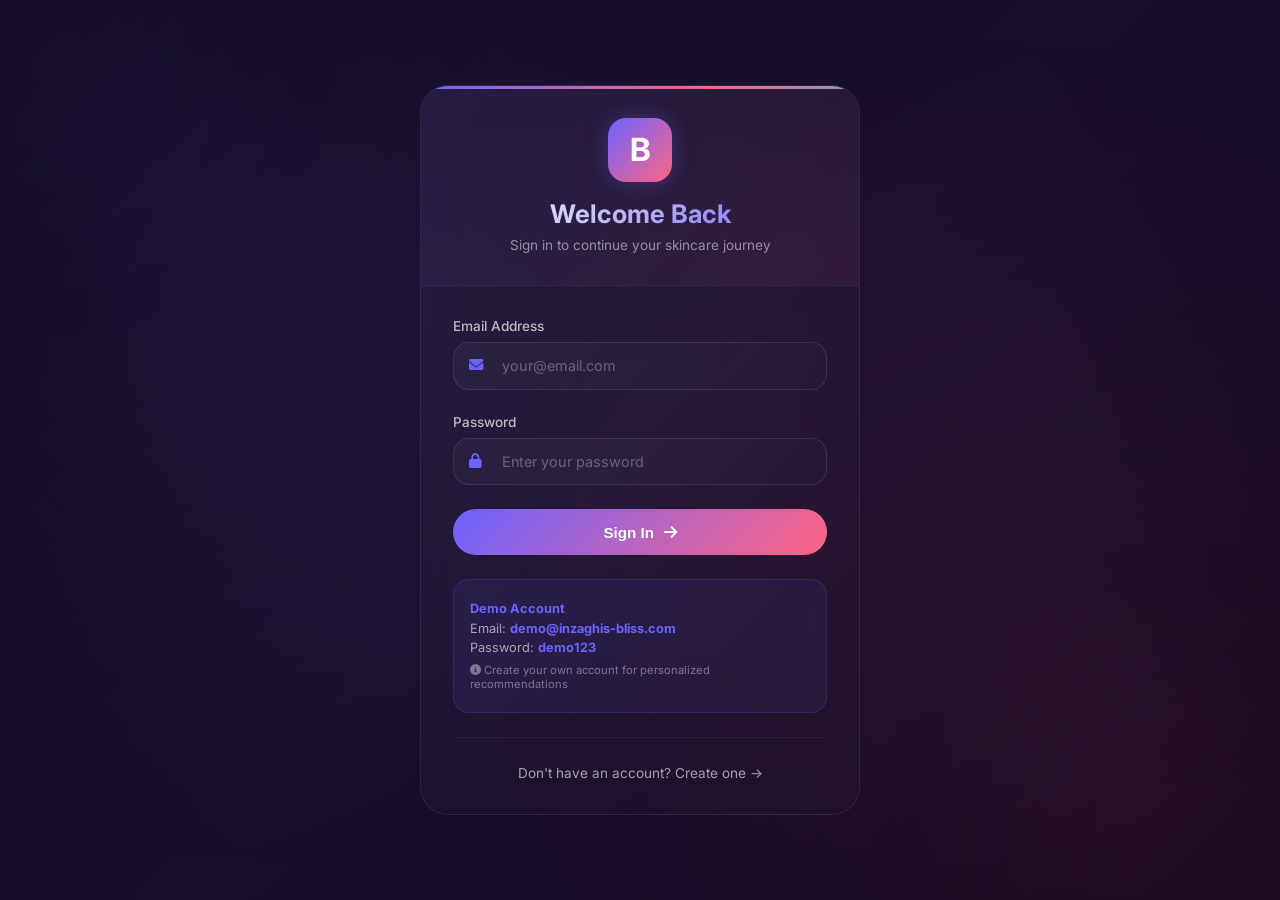
<file: templates/login.html>
<!DOCTYPE html>
<html lang="en">
<head>
    <meta charset="UTF-8">
    <meta name="viewport" content="width=device-width, initial-scale=1.0, viewport-fit=cover">
    <title>Sign In — Inzaghi's Bliss</title>
    <link href="https://fonts.googleapis.com/css2?family=Inter:opsz,wght@14..32,300;14..32,400;14..32,500;14..32,600;14..32,700;14..32,800&display=swap" rel="stylesheet">
    <link rel="stylesheet" href="https://cdnjs.cloudflare.com/ajax/libs/font-awesome/6.4.0/css/all.min.css">
    <script src="https://code.jquery.com/jquery-3.7.1.min.js"></script>
    <style>
        * {
            margin: 0;
            padding: 0;
            box-sizing: border-box;
        }
        
        body {
            font-family: 'Inter', -apple-system, BlinkMacSystemFont, sans-serif;
            background: linear-gradient(135deg, #0F0719 0%, #1A0F2E 50%, #0F0719 100%);
            min-height: 100vh;
            display: flex;
            align-items: center;
            justify-content: center;
            padding: 20px;
            position: relative;
            overflow-x: hidden;
        }
        
        /* Animated Background */
        body::before {
            content: '';
            position: fixed;
            top: 0;
            left: 0;
            right: 0;
            bottom: 0;
            background: radial-gradient(circle at 20% 30%, rgba(108,99,255,0.1) 0%, transparent 50%),
                        radial-gradient(circle at 80% 70%, rgba(255,101,132,0.08) 0%, transparent 50%);
            pointer-events: none;
            z-index: -1;
        }
        
        .floating-orb {
            position: fixed;
            border-radius: 50%;
            filter: blur(80px);
            opacity: 0.25;
            pointer-events: none;
        }
        
        .orb-1 {
            width: 500px;
            height: 500px;
            background: radial-gradient(circle, rgba(108,99,255,0.3) 0%, transparent 70%);
            top: -200px;
            left: -200px;
            animation: floatOrb 25s infinite ease-in-out;
        }
        
        .orb-2 {
            width: 600px;
            height: 600px;
            background: radial-gradient(circle, rgba(255,101,132,0.2) 0%, transparent 70%);
            bottom: -250px;
            right: -200px;
            animation: floatOrb 30s infinite ease-in-out reverse;
        }
        
        @keyframes floatOrb {
            0%, 100% { transform: translate(0, 0) scale(1); }
            33% { transform: translate(40px, -40px) scale(1.1); }
            66% { transform: translate(-30px, 30px) scale(0.9); }
        }
        
        .login-container {
            width: 100%;
            max-width: 440px;
            animation: fadeInUp 0.6s ease;
        }
        
        @keyframes fadeInUp {
            from {
                opacity: 0;
                transform: translateY(30px);
            }
            to {
                opacity: 1;
                transform: translateY(0);
            }
        }
        
        .login-card {
            background: linear-gradient(135deg, rgba(255,255,255,0.04) 0%, rgba(255,255,255,0.01) 100%);
            backdrop-filter: blur(20px);
            border: 1px solid rgba(255,255,255,0.08);
            border-radius: 28px;
            overflow: hidden;
            position: relative;
        }
        
        .login-card::before {
            content: '';
            position: absolute;
            top: 0;
            left: 0;
            right: 0;
            height: 3px;
            background: linear-gradient(90deg, #6C63FF, #FF6584, #00D2FF, #6C63FF);
            background-size: 200% 100%;
            animation: gradientFlow 3s ease infinite;
        }
        
        @keyframes gradientFlow {
            0%, 100% { background-position: 0% 50%; }
            50% { background-position: 100% 50%; }
        }
        
        .login-header {
            background: linear-gradient(135deg, rgba(108,99,255,0.06) 0%, rgba(255,101,132,0.06) 100%);
            padding: 2rem;
            text-align: center;
            border-bottom: 1px solid rgba(255,255,255,0.05);
        }
        
        .logo-icon {
            width: 64px;
            height: 64px;
            background: linear-gradient(135deg, #6C63FF 0%, #FF6584 100%);
            border-radius: 18px;
            display: flex;
            align-items: center;
            justify-content: center;
            margin: 0 auto 1rem;
            font-size: 2rem;
            font-weight: 700;
            color: white;
            box-shadow: 0 0 20px rgba(108,99,255,0.3);
        }
        
        .login-header h1 {
            font-size: 1.6rem;
            font-weight: 700;
            background: linear-gradient(135deg, #FFFFFF 0%, #6C63FF 100%);
            -webkit-background-clip: text;
            background-clip: text;
            color: transparent;
            margin-bottom: 0.5rem;
        }
        
        .login-header p {
            color: rgba(255,255,255,0.5);
            font-size: 0.85rem;
        }
        
        .login-form {
            padding: 2rem;
        }
        
        .form-group {
            margin-bottom: 1.5rem;
        }
        
        .form-group label {
            display: block;
            margin-bottom: 0.5rem;
            font-weight: 500;
            font-size: 0.85rem;
            color: rgba(255,255,255,0.7);
        }
        
        .input-wrapper {
            position: relative;
            display: flex;
            align-items: center;
        }
        
        .input-icon {
            position: absolute;
            left: 1rem;
            color: #6C63FF;
            z-index: 1;
            font-size: 0.9rem;
        }
        
        .form-input {
            width: 100%;
            padding: 0.9rem 1rem 0.9rem 3rem;
            background: linear-gradient(135deg, rgba(255,255,255,0.04) 0%, rgba(255,255,255,0.01) 100%);
            border: 1px solid rgba(255,255,255,0.1);
            border-radius: 16px;
            font-size: 0.9rem;
            color: white;
            transition: all 0.3s ease;
            font-family: inherit;
        }
        
        .form-input:focus {
            outline: none;
            border-color: #6C63FF;
            background: rgba(255,255,255,0.06);
        }
        
        .form-input::placeholder {
            color: rgba(255,255,255,0.3);
        }
        
        .btn-signin {
            width: 100%;
            padding: 0.9rem;
            background: linear-gradient(135deg, #6C63FF 0%, #FF6584 100%);
            border: none;
            border-radius: 50px;
            font-size: 0.95rem;
            font-weight: 600;
            color: white;
            cursor: pointer;
            transition: all 0.3s ease;
            display: flex;
            align-items: center;
            justify-content: center;
            gap: 0.6rem;
        }
        
        .btn-signin:hover {
            transform: translateY(-2px);
            box-shadow: 0 8px 25px rgba(108,99,255,0.4);
        }
        
        .btn-signin:disabled {
            opacity: 0.7;
            cursor: not-allowed;
            transform: none;
        }
        
        .error-message {
            background: rgba(255,59,92,0.1);
            border: 1px solid rgba(255,59,92,0.3);
            padding: 0.8rem 1rem;
            border-radius: 12px;
            margin-bottom: 1.5rem;
            display: none;
            align-items: center;
            gap: 0.6rem;
        }
        
        .error-message i {
            color: #FF3B5C;
        }
        
        .error-message span {
            color: #FF6584;
            font-size: 0.85rem;
            flex: 1;
        }
        
        .demo-box {
            background: rgba(108,99,255,0.08);
            border: 1px solid rgba(108,99,255,0.2);
            border-radius: 16px;
            padding: 1rem;
            margin-top: 1.5rem;
        }
        
        .demo-box p {
            margin: 0.3rem 0;
            color: rgba(255,255,255,0.6);
            font-size: 0.8rem;
        }
        
        .demo-box strong {
            color: #6C63FF;
        }
        
        .signup-link {
            text-align: center;
            margin-top: 1.5rem;
            padding-top: 1.5rem;
            border-top: 1px solid rgba(255,255,255,0.05);
        }
        
        .signup-link a {
            color: rgba(255,255,255,0.6);
            text-decoration: none;
            font-size: 0.85rem;
            transition: color 0.3s;
        }
        
        .signup-link a:hover {
            color: #6C63FF;
        }
        
        .spinner-btn {
            display: inline-block;
            width: 18px;
            height: 18px;
            border: 2px solid rgba(255,255,255,0.3);
            border-top-color: white;
            border-radius: 50%;
            animation: spin 0.8s linear infinite;
        }
        
        @keyframes spin {
            to { transform: rotate(360deg); }
        }
        
        /* Toast notification for success */
        .toast-success {
            position: fixed;
            bottom: 2rem;
            right: 2rem;
            background: rgba(0, 214, 143, 0.15);
            border: 1px solid rgba(0, 214, 143, 0.3);
            border-radius: 12px;
            padding: 0.8rem 1.2rem;
            color: #00D68F;
            z-index: 9999;
            animation: slideIn 0.3s ease;
            display: none;
        }
        
        @keyframes slideIn {
            from { opacity: 0; transform: translateX(100px); }
            to { opacity: 1; transform: translateX(0); }
        }
        
        @media (max-width: 480px) {
            .login-header { padding: 1.5rem; }
            .login-form { padding: 1.5rem; }
            .login-header h1 { font-size: 1.3rem; }
        }
    </style>
</head>
<body>
    <div class="floating-orb orb-1"></div>
    <div class="floating-orb orb-2"></div>
    
    <div class="login-container">
        <div class="login-card">
            <div class="login-header">
                <div class="logo-icon">B</div>
                <h1>Welcome Back</h1>
                <p>Sign in to continue your skincare journey</p>
            </div>
            
            <div class="login-form">
                <div class="error-message" id="errorMsg">
                    <i class="fas fa-exclamation-circle"></i>
                    <span id="errorText"></span>
                </div>
                
                <form id="loginForm">
                    <div class="form-group">
                        <label>Email Address</label>
                        <div class="input-wrapper">
                            <i class="fas fa-envelope input-icon"></i>
                            <input type="email" id="email" name="email" class="form-input" 
                                   placeholder="your@email.com" required autocomplete="off">
                        </div>
                    </div>
                    
                    <div class="form-group">
                        <label>Password</label>
                        <div class="input-wrapper">
                            <i class="fas fa-lock input-icon"></i>
                            <input type="password" id="password" name="password" class="form-input" 
                                   placeholder="Enter your password" required>
                        </div>
                    </div>
                    
                    <button type="submit" class="btn-signin" id="signinBtn">
                        <span id="btnText">Sign In</span>
                        <i class="fas fa-arrow-right"></i>
                    </button>
                </form>
                
                <div class="demo-box">
                    <p><strong>Demo Account</strong></p>
                    <p>Email: <strong>demo@inzaghis-bliss.com</strong></p>
                    <p>Password: <strong>demo123</strong></p>
                    <p style="font-size: 0.7rem; margin-top: 0.5rem; color: rgba(255,255,255,0.4);">
                        <i class="fas fa-info-circle"></i> Create your own account for personalized recommendations
                    </p>
                </div>
                
                <div class="signup-link">
                    <a href="{{ url_for('register') }}">Don't have an account? Create one →</a>
                </div>
            </div>
        </div>
    </div>
    
    <!-- Toast notification -->
    <div class="toast-success" id="toastSuccess">
        <i class="fas fa-check-circle"></i> <span id="toastMessage">Success!</span>
    </div>
    
    <script>
        function showToast(message) {
            var toast = document.getElementById('toastSuccess');
            document.getElementById('toastMessage').textContent = message;
            toast.style.display = 'block';
            setTimeout(function() {
                toast.style.display = 'none';
            }, 3000);
        }
        
        $('#loginForm').on('submit', function(e) {
            e.preventDefault();
            
            var btn = $('#signinBtn');
            var btnText = $('#btnText');
            var errorDiv = $('#errorMsg');
            var errorText = $('#errorText');
            
            btn.prop('disabled', true);
            btnText.html('<span class="spinner-btn"></span> Signing in...');
            errorDiv.hide();
            
            var email = $('#email').val();
            var password = $('#password').val();
            
            // Simple validation
            if (!email || !password) {
                errorText.text('Please fill in all fields.');
                errorDiv.show();
                btn.prop('disabled', false);
                btnText.html('Sign In');
                return;
            }
            
            $.ajax({
                url: '/login',
                method: 'POST',
                data: {
                    email: email,
                    password: password
                },
                success: function(data) {
                    if (data.success) {
                        // Set flag for disclaimer
                        sessionStorage.setItem('justLoggedIn', 'true');
                        sessionStorage.removeItem('disclaimerAccepted');
                        
                        btnText.html('<i class="fas fa-check"></i> Welcome!');
                        showToast('Login successful! Redirecting...');
                        
                        setTimeout(function() {
                            window.location.href = data.redirect;
                        }, 1000);
                    }
                },
                error: function(xhr) {
                    var response = xhr.responseJSON;
                    errorText.text(response?.error || 'Invalid email or password. Please try again.');
                    errorDiv.show();
                    btn.prop('disabled', false);
                    btnText.html('Sign In');
                    
                    setTimeout(function() {
                        errorDiv.fadeOut(500);
                    }, 5000);
                }
            });
        });
        
        // Clear error on typing
        $('#email, #password').on('input', function() {
            $('#errorMsg').hide();
        });
    </script>
</body>
</html>
</file>
